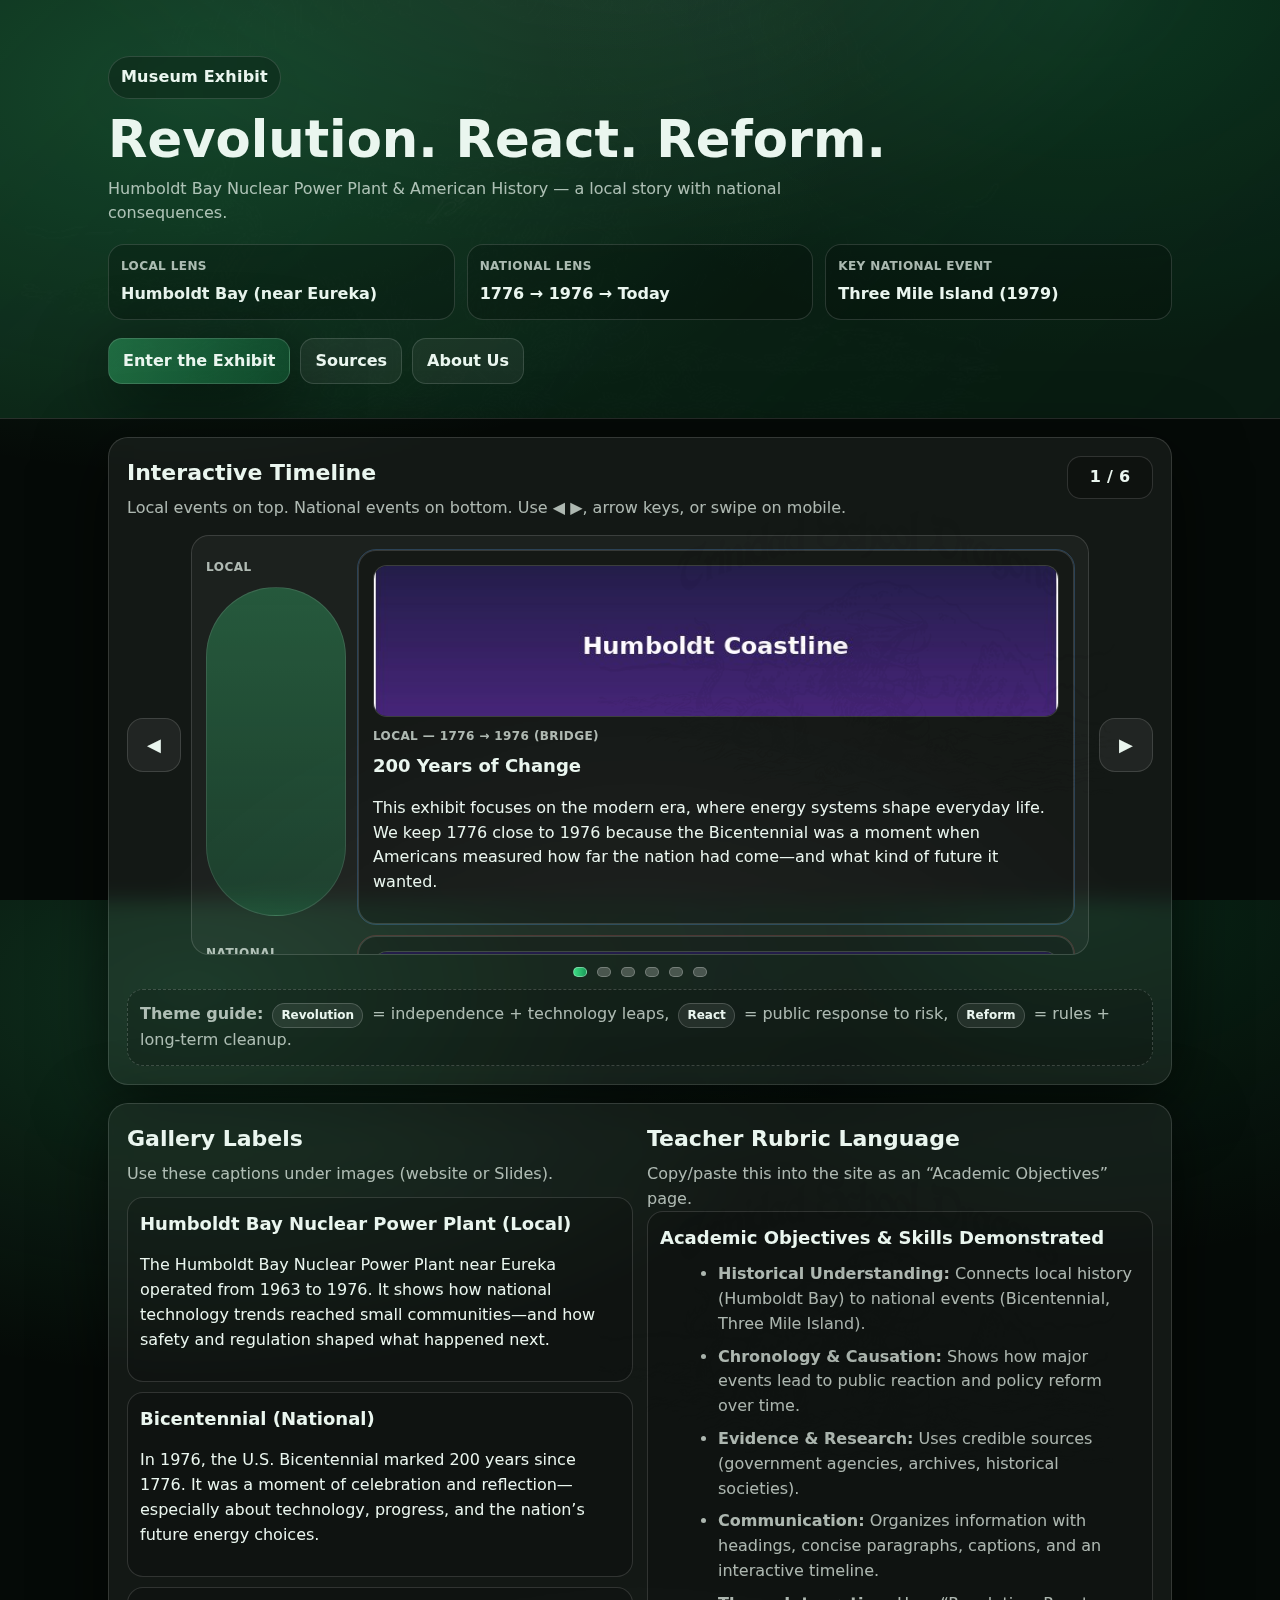
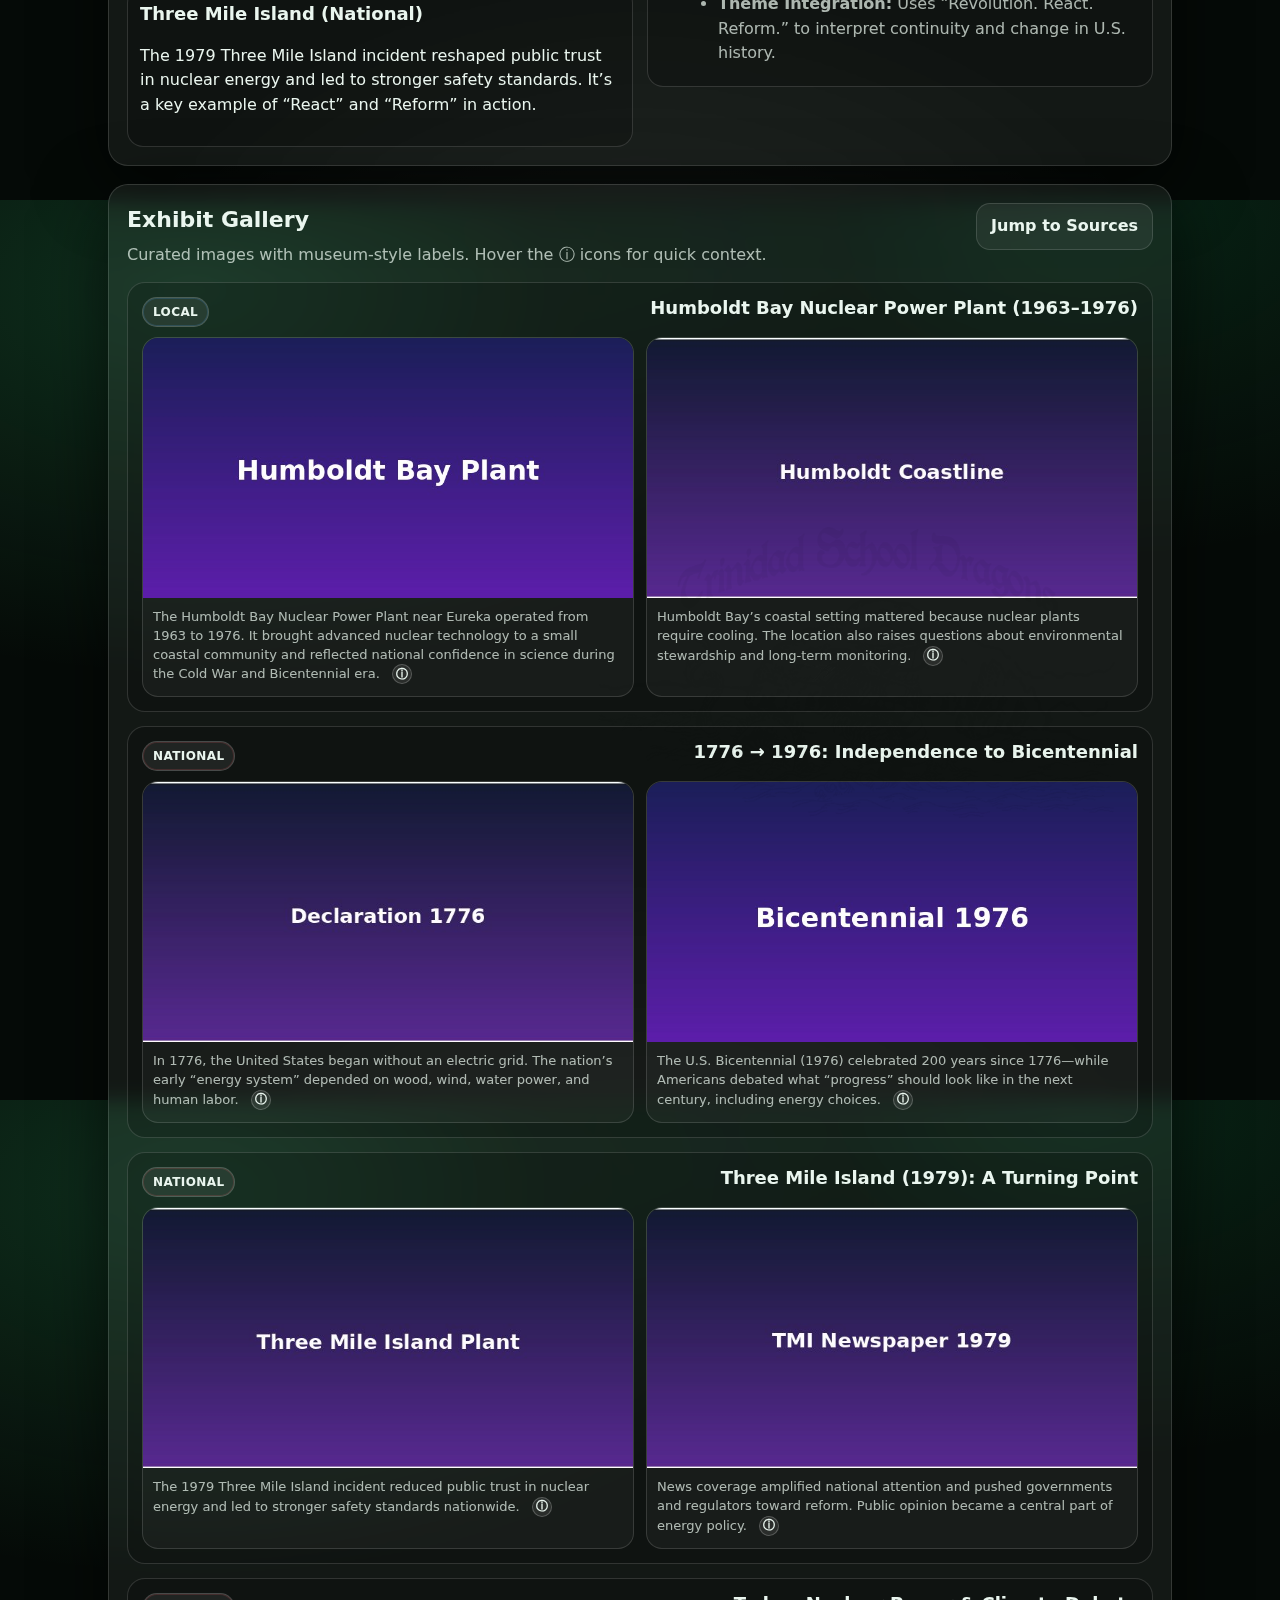
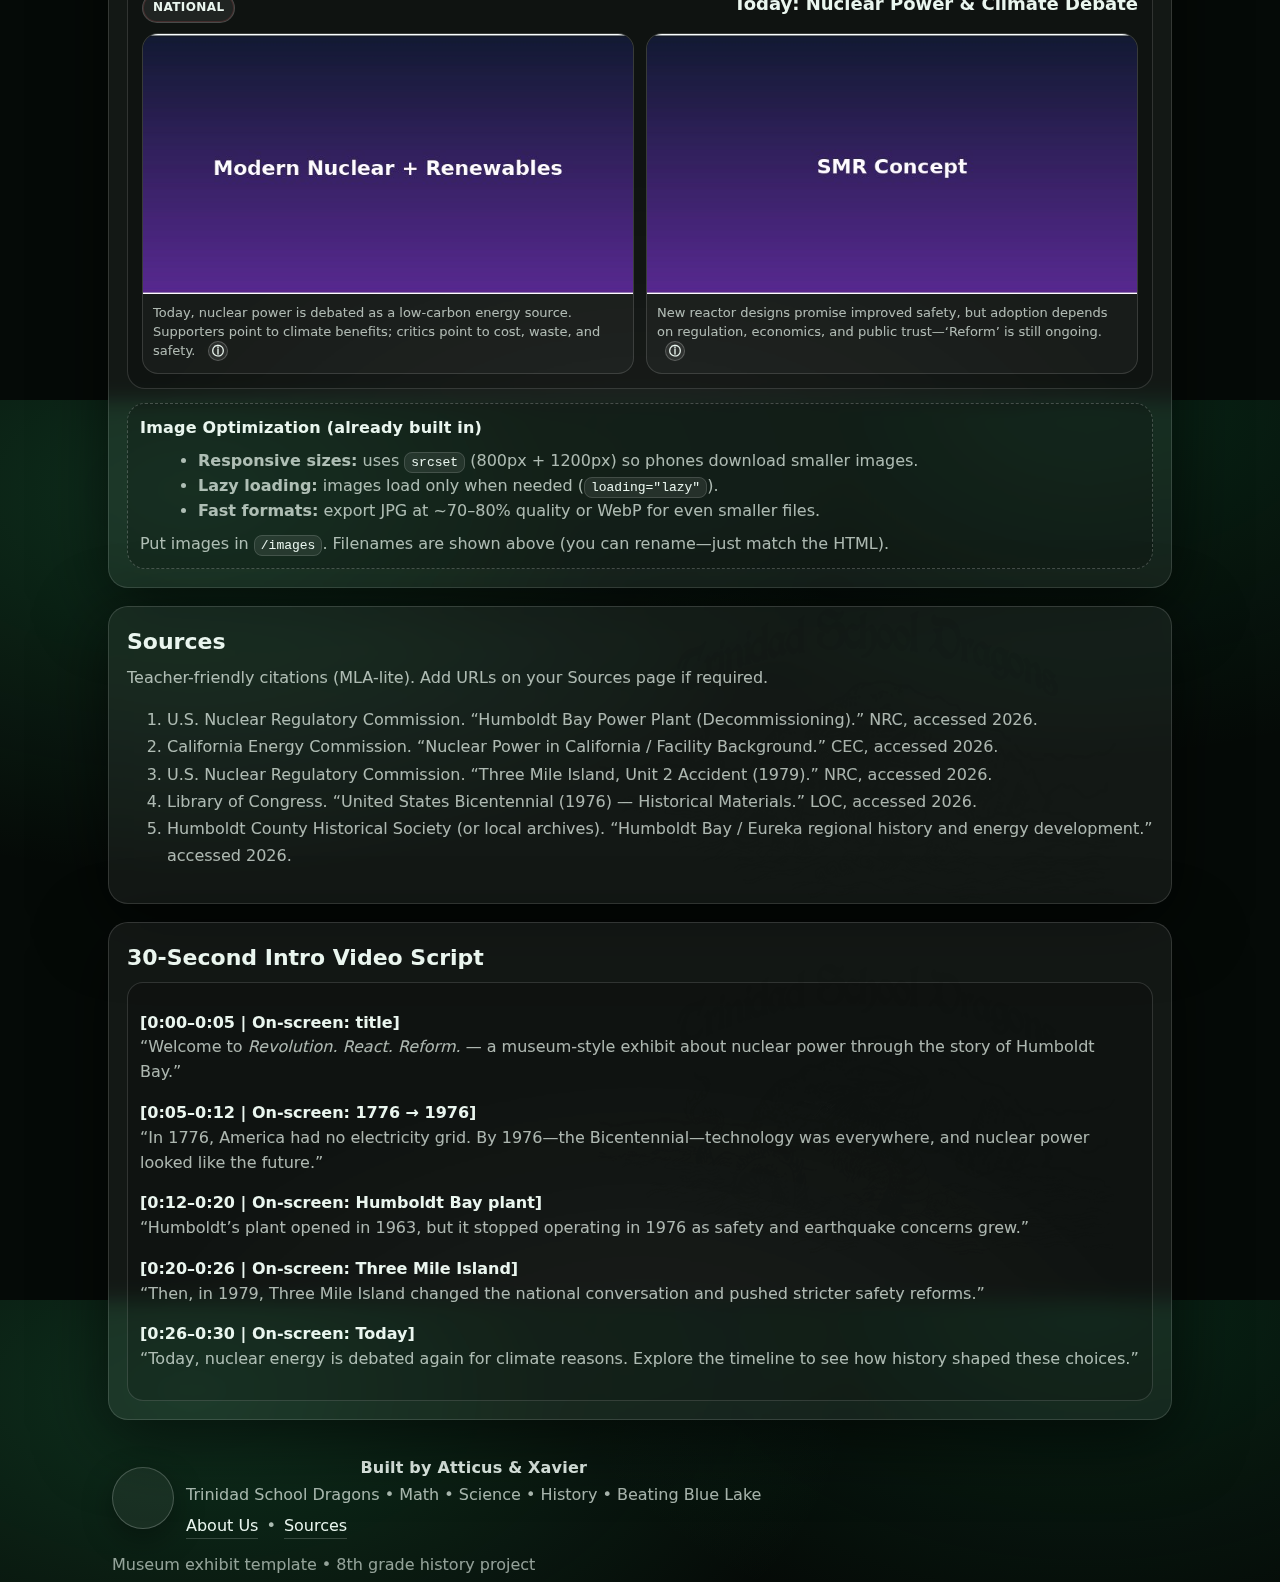
<file: index.html>
<!DOCTYPE html>
<html lang="en">
<head>
  <meta charset="UTF-8" />
  <meta name="viewport" content="width=device-width, initial-scale=1" />
  <title>Revolution. React. Reform. — Humboldt Bay & American Energy History</title>
  <meta name="description" content="A museum-style exhibit on the Humboldt Bay Nuclear Power Plant and its national context: Revolution. React. Reform." />
  <link rel="stylesheet" href="style.css" />
</head>
<body>
  <a class="skip" href="#exhibit">Skip to exhibit</a>

  <header class="hero" role="banner">
    <div class="hero-bg" aria-hidden="true"></div>
    <div class="hero-wm" aria-hidden="true"></div>
    <div class="wrap hero-content">
      <div class="badge">Museum Exhibit</div>
      <h1>Revolution. React. Reform.</h1>
      <p class="lede">
        Humboldt Bay Nuclear Power Plant & American History — a local story with national consequences.
      </p>

      <div class="hero-meta">
        <div class="meta-item">
          <div class="meta-k">Local Lens</div>
          <div class="meta-v">Humboldt Bay (near Eureka)</div>
        </div>
        <div class="meta-item">
          <div class="meta-k">National Lens</div>
          <div class="meta-v">1776 → 1976 → Today</div>
        </div>
        <div class="meta-item">
          <div class="meta-k">Key National Event</div>
          <div class="meta-v">Three Mile Island (1979)</div>
        </div>
      </div>

      <div class="cta-row">
        <a class="cta" href="#exhibit">Enter the Exhibit</a>
        <a class="cta ghost" href="#sources">Sources</a>
      
        <a class="cta ghost" href="about.html">About Us</a>
      </div>
    </div>
  </header>

  <main id="exhibit" class="wrap" role="main">
    <section class="panel">
      <div class="panel-head">
        <div>
          <h2>Interactive Timeline</h2>
          <p class="muted">
            Local events on top. National events on bottom. Use ◀ ▶, arrow keys, or swipe on mobile.
          </p>
        </div>
        <div class="panel-right">
          <div class="counter" id="counter">1 / 6</div>
        </div>
      </div>

      <div class="timeline" aria-label="Timeline slider">
        <button class="nav prev" id="prevBtn" aria-label="Previous slide">◀</button>

        <div class="stage" id="stage">
          <!-- Slides are visible text in HTML (teacher-friendly) -->
          <section class="slide active" data-title="Bridge: 1776 to 1976">
            <div class="row local">
              <div class="rail">
                <div class="rail-label">Local</div>
                <div class="rail-line"></div>
              </div>
              <div class="card">
                <figure class="slide-media">
                  <img
                    src="images/humboldt-02-1200.jpg"
                    srcset="images/humboldt-02-800.jpg 800w, images/humboldt-02-1200.jpg 1200w"
                    sizes="(max-width: 900px) 100vw, 700px"
                    loading="lazy"
                    decoding="async"
                    alt="Humboldt Bay coastline"
                  />
                </figure>
    
                <div class="kicker">LOCAL — 1776 → 1976 (Bridge)</div>
                <h3>200 Years of Change</h3>
                <p>
                  This exhibit focuses on the modern era, where energy systems shape everyday life.
                  We keep 1776 close to 1976 because the Bicentennial was a moment when Americans measured
                  how far the nation had come—and what kind of future it wanted.
                </p>
              </div>
            </div>

            <div class="row national">
              <div class="rail">
                <div class="rail-label">National</div>
                <div class="rail-line"></div>
              </div>
              <div class="card">
                <figure class="slide-media">
                  <img
                    src="images/1776-01-1200.jpg"
                    srcset="images/1776-01-800.jpg 800w, images/1776-01-1200.jpg 1200w"
                    sizes="(max-width: 900px) 100vw, 700px"
                    loading="lazy"
                    decoding="async"
                    alt="Declaration of Independence imagery"
                  />
                </figure>
    
                <div class="kicker">NATIONAL — 1776</div>
                <h3>Declaration of Independence</h3>
                <p>
                  The United States begins. There is no electrical grid yet—energy comes from wood, wind,
                  water power, and human labor.
                </p>
              </div>
            </div>
          </section>

          <section class="slide" data-title="Humboldt opens">
            <div class="row local">
              <div class="rail"><div class="rail-label">Local</div><div class="rail-line"></div></div>
              <div class="card">
                <figure class="slide-media">
                  <img
                    src="images/humboldt-01-1200.jpg"
                    srcset="images/humboldt-01-800.jpg 800w, images/humboldt-01-1200.jpg 1200w"
                    sizes="(max-width: 900px) 100vw, 700px"
                    loading="lazy"
                    decoding="async"
                    alt="Humboldt Bay Nuclear Power Plant"
                  />
                </figure>
    
                <div class="kicker">LOCAL — 1963</div>
                <h3>Humboldt Bay Plant Opens</h3>
                <p>
                  The Humboldt Bay Nuclear Power Plant begins operating near Eureka. It reflects confidence
                  in advanced technology to supply reliable electricity.
                </p>
              </div>
            </div>
            <div class="row national">
              <div class="rail"><div class="rail-label">National</div><div class="rail-line"></div></div>
              <div class="card">
                <figure class="slide-media">
                  <img
                    src="images/modern-01-1200.jpg"
                    srcset="images/modern-01-800.jpg 800w, images/modern-01-1200.jpg 1200w"
                    sizes="(max-width: 900px) 100vw, 700px"
                    loading="lazy"
                    decoding="async"
                    alt="U.S. energy infrastructure"
                  />
                </figure>
    
                <div class="kicker">NATIONAL — 1960s–1970s</div>
                <h3>Nuclear Power Boom</h3>
                <p>
                  Across the U.S., many nuclear plants are built as electricity demand rises and nuclear energy
                  is promoted as modern and powerful.
                </p>
              </div>
            </div>
          </section>

          <section class="slide" data-title="Bicentennial + closure">
            <div class="row local">
              <div class="rail"><div class="rail-label">Local</div><div class="rail-line"></div></div>
              <div class="card">
                <figure class="slide-media">
                  <img
                    src="images/humboldt-01-1200.jpg"
                    srcset="images/humboldt-01-800.jpg 800w, images/humboldt-01-1200.jpg 1200w"
                    sizes="(max-width: 900px) 100vw, 700px"
                    loading="lazy"
                    decoding="async"
                    alt="Humboldt Bay Nuclear Power Plant"
                  />
                </figure>
    
                <div class="kicker">LOCAL — 1976</div>
                <h3>Plant Stops Operating</h3>
                <p>
                  The plant shuts down during the Bicentennial era. Concerns about earthquake risk, safety
                  standards, and upgrade costs shape what happens next.
                </p>
              </div>
            </div>
            <div class="row national">
              <div class="rail"><div class="rail-label">National</div><div class="rail-line"></div></div>
              <div class="card">
                <figure class="slide-media">
                  <img
                    src="images/1976-01-1200.jpg"
                    srcset="images/1976-01-800.jpg 800w, images/1976-01-1200.jpg 1200w"
                    sizes="(max-width: 900px) 100vw, 700px"
                    loading="lazy"
                    decoding="async"
                    alt="U.S. Bicentennial imagery"
                  />
                </figure>
    
                <div class="kicker">NATIONAL — 1976</div>
                <h3>U.S. Bicentennial</h3>
                <p>
                  Americans celebrate 200 years since 1776, reflecting on progress and the choices that will
                  define the next century—energy included.
                </p>
              </div>
            </div>
          </section>

          <section class="slide" data-title="Three Mile Island">
            <div class="row local">
              <div class="rail"><div class="rail-label">Local</div><div class="rail-line"></div></div>
              <div class="card">
                <figure class="slide-media">
                  <img
                    src="images/humboldt-02-1200.jpg"
                    srcset="images/humboldt-02-800.jpg 800w, images/humboldt-02-1200.jpg 1200w"
                    sizes="(max-width: 900px) 100vw, 700px"
                    loading="lazy"
                    decoding="async"
                    alt="Humboldt Bay coastline"
                  />
                </figure>
    
                <div class="kicker">LOCAL — 1980s–1990s</div>
                <h3>Safety Review & Long Cleanup</h3>
                <p>
                  After shutdown, planning and oversight continue for dismantling, cleanup, and safe long-term
                  management—an example of how “reform” can take decades.
                </p>
              </div>
            </div>
            <div class="row national">
              <div class="rail"><div class="rail-label">National</div><div class="rail-line"></div></div>
              <div class="card">
                <figure class="slide-media">
                  <img
                    src="images/tmi-01-1200.jpg"
                    srcset="images/tmi-01-800.jpg 800w, images/tmi-01-1200.jpg 1200w"
                    sizes="(max-width: 900px) 100vw, 700px"
                    loading="lazy"
                    decoding="async"
                    alt="Three Mile Island Nuclear Generating Station"
                  />
                </figure>
    
                <div class="kicker">NATIONAL — 1979</div>
                <h3>Three Mile Island Accident</h3>
                <p>
                  A major nuclear incident in Pennsylvania changes public trust and leads to stricter safety
                  regulations nationwide.
                </p>
              </div>
            </div>
          </section>

          <section class="slide" data-title="Decommissioning era">
            <div class="row local">
              <div class="rail"><div class="rail-label">Local</div><div class="rail-line"></div></div>
              <div class="card">
                <figure class="slide-media">
                  <img
                    src="images/humboldt-01-1200.jpg"
                    srcset="images/humboldt-01-800.jpg 800w, images/humboldt-01-1200.jpg 1200w"
                    sizes="(max-width: 900px) 100vw, 700px"
                    loading="lazy"
                    decoding="async"
                    alt="Humboldt Bay plant systems"
                  />
                </figure>
    
                <div class="kicker">LOCAL — 2000s–2010s</div>
                <h3>Decommissioning Work</h3>
                <p>
                  Decommissioning is the long process of dismantling systems, reducing hazards, and securing
                  materials so the site can remain safe.
                </p>
              </div>
            </div>
            <div class="row national">
              <div class="rail"><div class="rail-label">National</div><div class="rail-line"></div></div>
              <div class="card">
                <figure class="slide-media">
                  <img
                    src="images/modern-01-1200.jpg"
                    srcset="images/modern-01-800.jpg 800w, images/modern-01-1200.jpg 1200w"
                    sizes="(max-width: 900px) 100vw, 700px"
                    loading="lazy"
                    decoding="async"
                    alt="Energy and climate context"
                  />
                </figure>
    
                <div class="kicker">NATIONAL — 2000s–2020s</div>
                <h3>Energy & Climate Debate</h3>
                <p>
                  As climate change becomes urgent, nuclear energy is debated again because it produces low
                  carbon emissions—but cost, safety, and waste remain central concerns.
                </p>
              </div>
            </div>
          </section>

          <section class="slide" data-title="Today">
            <div class="row local">
              <div class="rail"><div class="rail-label">Local</div><div class="rail-line"></div></div>
              <div class="card">
                <figure class="slide-media">
                  <img
                    src="images/humboldt-02-1200.jpg"
                    srcset="images/humboldt-02-800.jpg 800w, images/humboldt-02-1200.jpg 1200w"
                    sizes="(max-width: 900px) 100vw, 700px"
                    loading="lazy"
                    decoding="async"
                    alt="Humboldt Bay today"
                  />
                </figure>
    
                <div class="kicker">LOCAL — 2020s</div>
                <h3>Monitoring & Stewardship</h3>
                <p>
                  Even after shutdown, monitoring continues. The story becomes about stewardship—how communities
                  manage the long tail of big technology decisions.
                </p>
              </div>
            </div>
            <div class="row national">
              <div class="rail"><div class="rail-label">National</div><div class="rail-line"></div></div>
              <div class="card">
                <figure class="slide-media">
                  <img
                    src="images/modern-02-1200.jpg"
                    srcset="images/modern-02-800.jpg 800w, images/modern-02-1200.jpg 1200w"
                    sizes="(max-width: 900px) 100vw, 700px"
                    loading="lazy"
                    decoding="async"
                    alt="Small modular reactor concept illustration"
                  />
                </figure>
    
                <div class="kicker">NATIONAL — 2020s</div>
                <h3>Modern Nuclear: New Designs, Old Questions</h3>
                <p>
                  New reactor concepts promise improved safety, but the same big questions persist: cost,
                  waste, regulation, and public trust.
                </p>
              </div>
            </div>
          </section>
        </div>

        <button class="nav next" id="nextBtn" aria-label="Next slide">▶</button>
      </div>

      <div class="dots" id="dots" aria-label="Slide navigation dots"></div>

      <div class="caption">
        <strong>Theme guide:</strong>
        <span class="pill">Revolution</span> = independence + technology leaps,
        <span class="pill">React</span> = public response to risk,
        <span class="pill">Reform</span> = rules + long-term cleanup.
      </div>
    </section>

    <section class="panel two-col">
      <div>
        <h2>Gallery Labels</h2>
        <p class="muted">Use these captions under images (website or Slides).</p>

        <div class="label-card">
          <h3>Humboldt Bay Nuclear Power Plant (Local)</h3>
          <p>
            The Humboldt Bay Nuclear Power Plant near Eureka operated from 1963 to 1976.
            It shows how national technology trends reached small communities—and how safety and regulation
            shaped what happened next.
          </p>
        </div>

        <div class="label-card">
          <h3>Bicentennial (National)</h3>
          <p>
            In 1976, the U.S. Bicentennial marked 200 years since 1776. It was a moment of celebration and
            reflection—especially about technology, progress, and the nation’s future energy choices.
          </p>
        </div>

        <div class="label-card">
          <h3>Three Mile Island (National)</h3>
          <p>
            The 1979 Three Mile Island incident reshaped public trust in nuclear energy and led to stronger
            safety standards. It’s a key example of “React” and “Reform” in action.
          </p>
        </div>
      </div>

      <div>
        <h2>Teacher Rubric Language</h2>
        <p class="muted">Copy/paste this into the site as an “Academic Objectives” page.</p>

        <div class="rubric">
          <h3>Academic Objectives & Skills Demonstrated</h3>
          <ul>
            <li><strong>Historical Understanding:</strong> Connects local history (Humboldt Bay) to national events (Bicentennial, Three Mile Island).</li>
            <li><strong>Chronology & Causation:</strong> Shows how major events lead to public reaction and policy reform over time.</li>
            <li><strong>Evidence & Research:</strong> Uses credible sources (government agencies, archives, historical societies).</li>
            <li><strong>Communication:</strong> Organizes information with headings, concise paragraphs, captions, and an interactive timeline.</li>
            <li><strong>Theme Integration:</strong> Uses “Revolution. React. Reform.” to interpret continuity and change in U.S. history.</li>
          </ul>
        </div>
      </div>
    </section>

    <section class="panel" id="gallery">
      <div class="panel-head">
        <div>
          <h2>Exhibit Gallery</h2>
          <p class="muted">Curated images with museum-style labels. Hover the ⓘ icons for quick context.</p>
        </div>
        <div class="panel-right">
          <a class="cta ghost" href="#sources">Jump to Sources</a>
        </div>
      </div>

      <div class="gallery-grid">
        <article class="gallery-card">
          <div class="gallery-head">
            <div class="tag local">Local</div>
            <h3>Humboldt Bay Nuclear Power Plant (1963–1976)</h3>
          </div>

          <div class="media-row">
            <figure class="media">
              <img
                src="images/humboldt-01-1200.jpg"
                srcset="images/humboldt-01-800.jpg 800w, images/humboldt-01-1200.jpg 1200w"
                sizes="(max-width: 900px) 100vw, 520px"
                loading="lazy"
                decoding="async"
                alt="Humboldt Bay Nuclear Power Plant near Eureka, California"
              />
              <figcaption>
                The Humboldt Bay Nuclear Power Plant near Eureka operated from 1963 to 1976. It brought advanced nuclear technology to a small coastal community and reflected national confidence in science during the Cold War and Bicentennial era.
                <span class="info" data-tip="Use an official/public-domain image and credit it (NRC, Library of Congress, or Wikimedia Commons).">ⓘ</span>
              </figcaption>
            </figure>

            <figure class="media">
              <img
                src="images/humboldt-02-1200.jpg"
                srcset="images/humboldt-02-800.jpg 800w, images/humboldt-02-1200.jpg 1200w"
                sizes="(max-width: 900px) 100vw, 520px"
                loading="lazy"
                decoding="async"
                alt="Humboldt Bay coastline near the plant site"
              />
              <figcaption>
                Humboldt Bay’s coastal setting mattered because nuclear plants require cooling. The location also raises questions about environmental stewardship and long-term monitoring.
                <span class="info" data-tip="A coastline photo helps anchor the exhibit in place.">ⓘ</span>
              </figcaption>
            </figure>
          </div>
        </article>

        <article class="gallery-card">
          <div class="gallery-head">
            <div class="tag national">National</div>
            <h3>1776 → 1976: Independence to Bicentennial</h3>
          </div>

          <div class="media-row">
            <figure class="media">
              <img
                src="images/1776-01-1200.jpg"
                srcset="images/1776-01-800.jpg 800w, images/1776-01-1200.jpg 1200w"
                sizes="(max-width: 900px) 100vw, 520px"
                loading="lazy"
                decoding="async"
                alt="Artwork depicting the signing of the Declaration of Independence"
              />
              <figcaption>
                In 1776, the United States began without an electric grid. The nation’s early “energy system” depended on wood, wind, water power, and human labor.
                <span class="info" data-tip="A public-domain historic painting works well here.">ⓘ</span>
              </figcaption>
            </figure>

            <figure class="media">
              <img
                src="images/1976-01-1200.jpg"
                srcset="images/1976-01-800.jpg 800w, images/1976-01-1200.jpg 1200w"
                sizes="(max-width: 900px) 100vw, 520px"
                loading="lazy"
                decoding="async"
                alt="U.S. Bicentennial celebration in 1976"
              />
              <figcaption>
                The U.S. Bicentennial (1976) celebrated 200 years since 1776—while Americans debated what “progress” should look like in the next century, including energy choices.
                <span class="info" data-tip="Library of Congress Bicentennial images are ideal with attribution.">ⓘ</span>
              </figcaption>
            </figure>
          </div>
        </article>

        <article class="gallery-card">
          <div class="gallery-head">
            <div class="tag national">National</div>
            <h3>Three Mile Island (1979): A Turning Point</h3>
          </div>

          <div class="media-row">
            <figure class="media">
              <img
                src="images/tmi-01-1200.jpg"
                srcset="images/tmi-01-800.jpg 800w, images/tmi-01-1200.jpg 1200w"
                sizes="(max-width: 900px) 100vw, 520px"
                loading="lazy"
                decoding="async"
                alt="Three Mile Island nuclear plant in Pennsylvania"
              />
              <figcaption>
                The 1979 Three Mile Island incident reduced public trust in nuclear energy and led to stronger safety standards nationwide.
                <span class="info" data-tip="This is the ‘React’ moment: public concern reshapes policy.">ⓘ</span>
              </figcaption>
            </figure>

            <figure class="media">
              <img
                src="images/tmi-02-1200.jpg"
                srcset="images/tmi-02-800.jpg 800w, images/tmi-02-1200.jpg 1200w"
                sizes="(max-width: 900px) 100vw, 520px"
                loading="lazy"
                decoding="async"
                alt="Historic newspaper coverage of Three Mile Island in 1979"
              />
              <figcaption>
                News coverage amplified national attention and pushed governments and regulators toward reform. Public opinion became a central part of energy policy.
                <span class="info" data-tip="Use an archive/public-domain image and include credit.">ⓘ</span>
              </figcaption>
            </figure>
          </div>
        </article>

        <article class="gallery-card">
          <div class="gallery-head">
            <div class="tag national">National</div>
            <h3>Today: Nuclear Power & Climate Debate</h3>
          </div>

          <div class="media-row">
            <figure class="media">
              <img
                src="images/modern-01-1200.jpg"
                srcset="images/modern-01-800.jpg 800w, images/modern-01-1200.jpg 1200w"
                sizes="(max-width: 900px) 100vw, 520px"
                loading="lazy"
                decoding="async"
                alt="Modern energy landscape: nuclear and renewables"
              />
              <figcaption>
                Today, nuclear power is debated as a low-carbon energy source. Supporters point to climate benefits; critics point to cost, waste, and safety.
                <span class="info" data-tip="A nuclear + renewables image makes the modern context clear.">ⓘ</span>
              </figcaption>
            </figure>

            <figure class="media">
              <img
                src="images/modern-02-1200.jpg"
                srcset="images/modern-02-800.jpg 800w, images/modern-02-1200.jpg 1200w"
                sizes="(max-width: 900px) 100vw, 520px"
                loading="lazy"
                decoding="async"
                alt="Concept illustration of a small modular reactor"
              />
              <figcaption>
                New reactor designs promise improved safety, but adoption depends on regulation, economics, and public trust—‘Reform’ is still ongoing.
                <span class="info" data-tip="If you use a concept illustration, label it clearly and cite the source.">ⓘ</span>
              </figcaption>
            </figure>
          </div>
        </article>
      </div>

      <div class="callout">
        <div class="callout-title">Image Optimization (already built in)</div>
        <ul>
          <li><strong>Responsive sizes:</strong> uses <code>srcset</code> (800px + 1200px) so phones download smaller images.</li>
          <li><strong>Lazy loading:</strong> images load only when needed (<code>loading="lazy"</code>).</li>
          <li><strong>Fast formats:</strong> export JPG at ~70–80% quality or WebP for even smaller files.</li>
        </ul>
        <p class="muted">Put images in <code>/images</code>. Filenames are shown above (you can rename—just match the HTML).</p>
      </div>
    </section>

    <section id="sources" class="panel">
      <h2>Sources</h2>
      <p class="muted">Teacher-friendly citations (MLA-lite). Add URLs on your Sources page if required.</p>
      <ol class="sources">
        <li>U.S. Nuclear Regulatory Commission. “Humboldt Bay Power Plant (Decommissioning).” NRC, accessed 2026.</li>
        <li>California Energy Commission. “Nuclear Power in California / Facility Background.” CEC, accessed 2026.</li>
        <li>U.S. Nuclear Regulatory Commission. “Three Mile Island, Unit 2 Accident (1979).” NRC, accessed 2026.</li>
        <li>Library of Congress. “United States Bicentennial (1976) — Historical Materials.” LOC, accessed 2026.</li>
        <li>Humboldt County Historical Society (or local archives). “Humboldt Bay / Eureka regional history and energy development.” accessed 2026.</li>
      </ol>
    </section>

    <section class="panel">
      <h2>30-Second Intro Video Script</h2>
      <div class="script">
        <p><strong>[0:00–0:05 | On-screen: title]</strong><br>
        “Welcome to <em>Revolution. React. Reform.</em> — a museum-style exhibit about nuclear power through the story of Humboldt Bay.”</p>

        <p><strong>[0:05–0:12 | On-screen: 1776 → 1976]</strong><br>
        “In 1776, America had no electricity grid. By 1976—the Bicentennial—technology was everywhere, and nuclear power looked like the future.”</p>

        <p><strong>[0:12–0:20 | On-screen: Humboldt Bay plant]</strong><br>
        “Humboldt’s plant opened in 1963, but it stopped operating in 1976 as safety and earthquake concerns grew.”</p>

        <p><strong>[0:20–0:26 | On-screen: Three Mile Island]</strong><br>
        “Then, in 1979, Three Mile Island changed the national conversation and pushed stricter safety reforms.”</p>

        <p><strong>[0:26–0:30 | On-screen: Today]</strong><br>
        “Today, nuclear energy is debated again for climate reasons. Explore the timeline to see how history shaped these choices.”</p>
      </div>
    </section>

        <footer class="footer">
      <div class="footer-grid">
        <div class="footer-left">
          <figure class="atom-avatar">
            <img src="images/atom-placeholder-600.jpg" alt="Atomic photo placeholder" loading="lazy" decoding="async">
          </figure>
          <div class="footer-text">
            <div class="footer-title">Built by Atticus & Xavier</div>
            <div class="muted">Trinidad School Dragons • Math • Science • History • Beating Blue Lake</div>
            <div class="footer-links">
              <a class="footer-link" href="about.html">About Us</a>
              <span class="muted">•</span>
              <a class="footer-link" href="#sources">Sources</a>
            </div>
          </div>
        </div>
        <div class="footer-right muted">Museum exhibit template • 8th grade history project</div>
      </div>
    </footer>
    
  </main>

  <script src="script.js"></script>
</body>
</html>
</file>
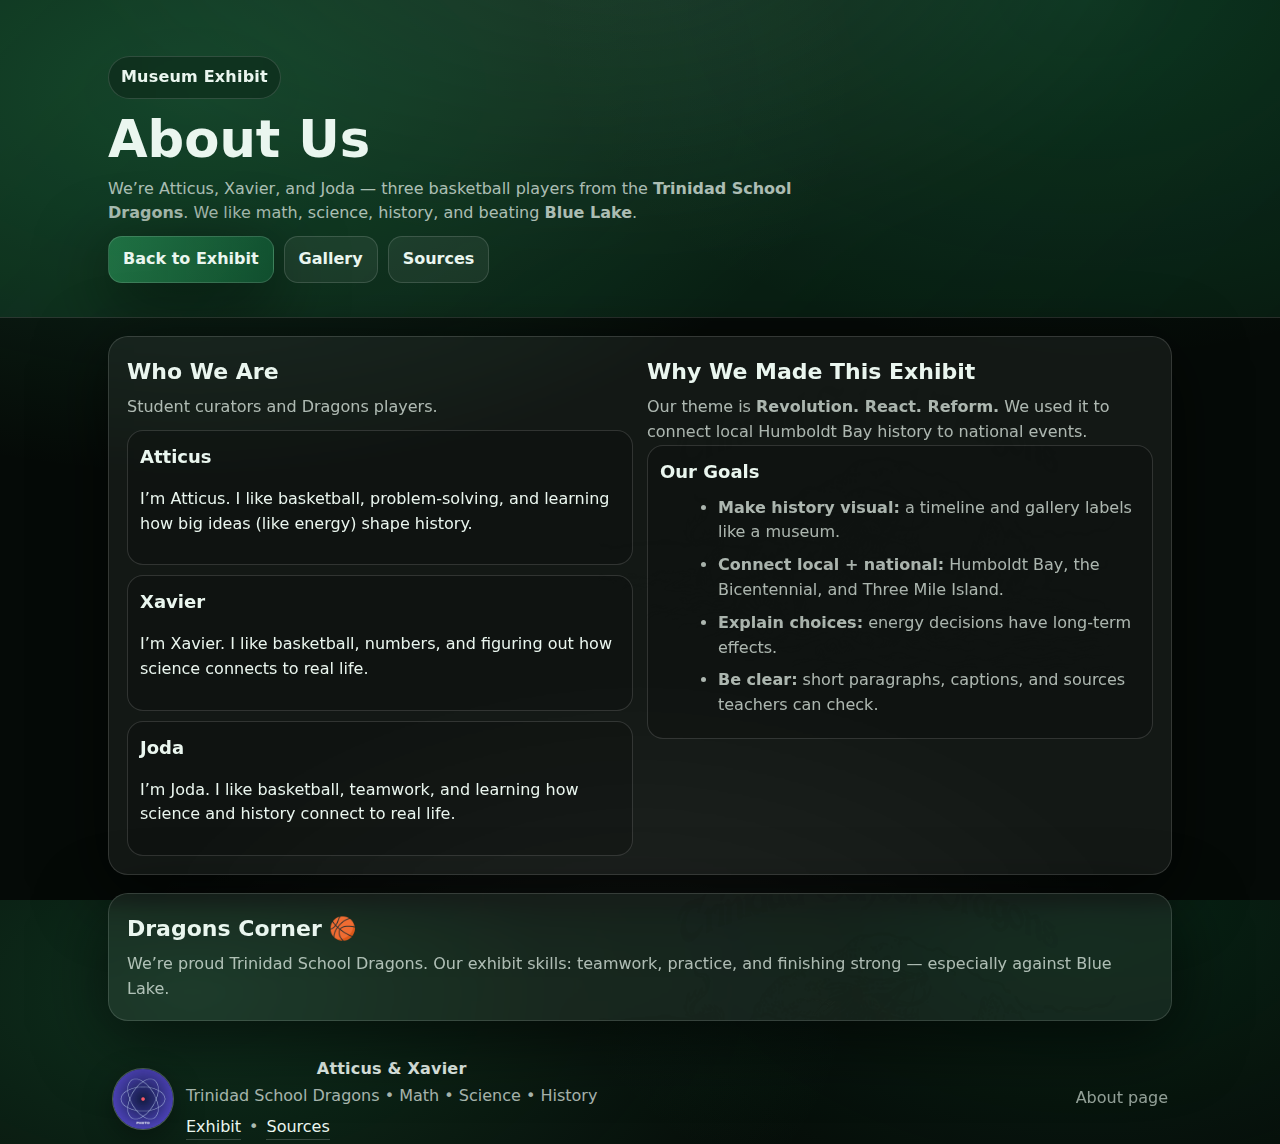
<file: about.html>
<!DOCTYPE html>
<html lang="en">
<head>
  <meta charset="UTF-8" />
  <meta name="viewport" content="width=device-width, initial-scale=1" />
  <title>About Us — Atticus & Xavier</title>
  <meta name="description" content="About Atticus and Xavier — Trinidad School Dragons." />
  <link rel="stylesheet" href="style.css" />
</head>
<body>
  <a class="skip" href="#main">Skip to content</a>

  <header class="hero" role="banner">
    <div class="hero-bg" aria-hidden="true"></div>
    <div class="wrap hero-content">
      <div class="badge">Museum Exhibit</div>
      <h1>About Us</h1>
      <p class="lede">
        We’re Atticus, Xavier, and Joda — three basketball players from the <strong>Trinidad School Dragons</strong>.
        We like math, science, history, and beating <strong>Blue Lake</strong>.
      </p>

      <div class="cta-row">
        <a class="cta" href="index.html">Back to Exhibit</a>
        <a class="cta ghost" href="index.html#gallery">Gallery</a>
        <a class="cta ghost" href="index.html#sources">Sources</a>
      </div>
    </div>
  </header>

  <main id="main" class="wrap" role="main">
    <section class="panel two-col">
      <div>
        <h2>Who We Are</h2>
        <p class="muted">Student curators and Dragons players.</p>

        <div class="label-card">
          <h3>Atticus</h3>
          <p>
            I’m Atticus. I like basketball, problem-solving, and learning how big ideas (like energy) shape history.
          </p>
        </div>

        <div class="label-card">
          <h3>Xavier</h3>
          <p>
            I’m Xavier. I like basketball, numbers, and figuring out how science connects to real life.
          </p>
        </div>

        <div class="label-card">
          <h3>Joda</h3>
          <p>
            I’m Joda. I like basketball, teamwork, and learning how science and history connect to real life.
          </p>
        </div>
      </div>

      <div>
        <h2>Why We Made This Exhibit</h2>
        <p class="muted">
          Our theme is <strong>Revolution. React. Reform.</strong> We used it to connect local Humboldt Bay history to national events.
        </p>

        <div class="rubric">
          <h3>Our Goals</h3>
          <ul>
            <li><strong>Make history visual:</strong> a timeline and gallery labels like a museum.</li>
            <li><strong>Connect local + national:</strong> Humboldt Bay, the Bicentennial, and Three Mile Island.</li>
            <li><strong>Explain choices:</strong> energy decisions have long-term effects.</li>
            <li><strong>Be clear:</strong> short paragraphs, captions, and sources teachers can check.</li>
          </ul>
        </div>
      </div>
    </section>

    <section class="panel">
      <h2>Dragons Corner 🏀</h2>
      <p class="muted">
        We’re proud Trinidad School Dragons. Our exhibit skills: teamwork, practice, and finishing strong — especially against Blue Lake.
      </p>
    </section>

    <footer class="footer">
      <div class="footer-grid">
        <div class="footer-left">
          <figure class="atom-avatar">
            <img src="images/atom-placeholder-600.jpg" alt="Atomic photo placeholder" loading="lazy" decoding="async">
          </figure>
          <div class="footer-text">
            <div class="footer-title">Atticus & Xavier</div>
            <div class="muted">Trinidad School Dragons • Math • Science • History</div>
            <div class="footer-links">
              <a class="footer-link" href="index.html">Exhibit</a>
              <span class="muted">•</span>
              <a class="footer-link" href="index.html#sources">Sources</a>
            </div>
          </div>
        </div>
        <div class="footer-right muted">About page</div>
      </div>
    </footer>
  </main>
</body>
</html>
</file>
<file: style.css>
/* Museum-style exhibit aesthetic (no external fonts needed) */
:root{
  --bg:#050a07;
  --ink:#eaf6ef;
  --muted:rgba(234,246,239,.72);
  --panel:rgba(255,255,255,.06);
  --panel2:rgba(255,255,255,.04);
  --line:rgba(255,255,255,.14);
  --shadow: 0 18px 70px rgba(0,0,0,.60);
  --radius: 20px;
  --accentA:#3ddc84; /* forest mint */
  --accentB:#1b9c5a; /* deep green */
  --accentC:#0b3d2a; /* dark forest */
}

*{box-sizing:border-box}
html,body{height:100%}
body{
  margin:0;
  color:var(--ink);
  background:
    radial-gradient(1200px 700px at 15% 10%, rgba(61,220,132,.18), transparent 55%),
    radial-gradient(1000px 650px at 85% 0%, rgba(27,156,90,.18), transparent 55%),
    radial-gradient(900px 600px at 50% 115%, rgba(255,255,255,.06), transparent 60%),
    var(--bg);
  font-family: ui-sans-serif, system-ui, -apple-system, Segoe UI, Roboto, Helvetica, Arial, "Apple Color Emoji", "Segoe UI Emoji";
  line-height:1.55;
}

.wrap{max-width:1100px;margin:0 auto;padding:0 18px}
.skip{position:absolute;left:-9999px;top:auto;width:1px;height:1px;overflow:hidden}
.skip:focus{left:18px;top:18px;width:auto;height:auto;padding:10px 12px;background:#111;border:1px solid var(--line);border-radius:12px;z-index:999}

.hero{
  position:relative;
  padding: 56px 0 34px;
  overflow:hidden;
  border-bottom:1px solid var(--line);
}
.hero-bg{
  position:absolute; inset:-60px;
  background:
    linear-gradient(135deg, rgba(61,220,132,.16), rgba(27,156,90,.12)),
    radial-gradient(900px 520px at 50% 0%, rgba(255,255,255,.08), transparent 60%);
  filter: blur(18px);
  transform: scale(1.05);
  opacity:.9;
}
.hero-content{position:relative}
.badge{
  display:inline-flex;
  align-items:center;
  gap:10px;
  padding:8px 12px;
  border:1px solid var(--line);
  border-radius:999px;
  background:rgba(0,0,0,.25);
  backdrop-filter: blur(8px);
  font-weight:800;
  letter-spacing:.2px;
}
h1{margin:14px 0 10px; font-size: clamp(30px, 4vw, 54px); line-height:1.05}
.lede{margin:0; max-width: 70ch; color:var(--muted); font-size: 16px}

.hero-meta{
  display:grid;
  grid-template-columns: repeat(3, minmax(0,1fr));
  gap: 12px;
  margin: 18px 0 18px;
}
.meta-item{
  border:1px solid var(--line);
  background: rgba(0,0,0,.22);
  border-radius: 16px;
  padding: 12px 12px;
}
.meta-k{color:var(--muted); font-size:12px; font-weight:800; text-transform:uppercase; letter-spacing:.4px}
.meta-v{margin-top:6px; font-weight:800}

.cta-row{display:flex; gap:10px; margin-top:10px; flex-wrap:wrap}
.cta{
  display:inline-flex;
  align-items:center;
  justify-content:center;
  padding:10px 14px;
  border-radius: 14px;
  border:1px solid var(--line);
  background: linear-gradient(90deg, rgba(61,220,132,.35), rgba(27,156,90,.28));
  color:var(--ink);
  text-decoration:none;
  font-weight:900;
  box-shadow: var(--shadow);
}
.cta.ghost{
  background: rgba(255,255,255,.06);
  box-shadow:none;
}
.cta:hover{transform: translateY(-1px)}

.panel{
  margin: 18px 0;
  padding: 18px;
  border-radius: var(--radius);
  border: 1px solid var(--line);
  background: var(--panel);
  backdrop-filter: blur(10px);
  box-shadow: var(--shadow);
}
.panel-head{
  display:flex;
  align-items:flex-start;
  justify-content:space-between;
  gap: 10px;
  margin-bottom: 14px;
}
.panel-right{display:flex; align-items:center; gap:10px}
.counter{
  border:1px solid var(--line);
  background: rgba(0,0,0,.25);
  padding: 8px 10px;
  border-radius: 14px;
  font-weight: 900;
  letter-spacing:.3px;
  min-width: 86px;
  text-align:center;
}
h2{margin:0 0 6px; font-size: 22px}
h3{margin:0 0 6px; font-size: 18px}
.muted{color:var(--muted); margin:0}

.timeline{
  display:grid;
  grid-template-columns: 54px 1fr 54px;
  gap: 10px;
  align-items: center;
}

.nav{
  width:54px;height:54px;
  border-radius: 16px;
  border: 1px solid var(--line);
  background: rgba(255,255,255,.06);
  color: var(--ink);
  font-size: 18px;
  cursor:pointer;
}
.nav:hover{background: rgba(255,255,255,.10); transform: translateY(-1px)}

.stage{
  position:relative;
  min-height: 420px;
  border-radius: 18px;
  border: 1px solid var(--line);
  background: var(--panel2);
  overflow:hidden;
}

.slide{
  position:absolute;
  inset:0;
  padding: 14px;
  display:flex;
  flex-direction:column;
  gap: 12px;

  opacity: 0;
  transform: translateX(24px);
  pointer-events:none;
}
.slide.active{
  opacity: 1;
  transform: translateX(0);
  pointer-events:auto;
}
/* animated transitions */
.slide.animating{
  transition: opacity 420ms ease, transform 420ms ease;
}

.row{
  display:grid;
  grid-template-columns: 140px 1fr;
  gap: 12px;
  align-items: stretch;
}
.rail{
  display:flex;
  flex-direction:column;
  gap:10px;
  padding: 8px 0;
}
.rail-label{
  font-size: 12px;
  font-weight: 900;
  text-transform: uppercase;
  letter-spacing: .5px;
  color: var(--muted);
}
.rail-line{
  flex:1;
  border-radius: 999px;
  border:1px solid var(--line);
  background:
    linear-gradient(180deg, rgba(89,167,255,.35), rgba(255,91,107,.30));
  opacity:.8;
}

.card{
  border:1px solid var(--line);
  border-radius: 18px;
  background: rgba(0,0,0,.22);
  padding: 14px 14px 12px;
}
.kicker{
  font-size: 12px;
  font-weight: 900;
  letter-spacing: .4px;
  text-transform: uppercase;
  color: var(--muted);
  margin-bottom: 6px;
}
.local .card{outline: 1px solid rgba(89,167,255,.25)}
.national .card{outline: 1px solid rgba(255,91,107,.20)}

.dots{
  margin-top: 12px;
  display:flex;
  justify-content:center;
  gap: 10px;
  flex-wrap: wrap;
}
.dot{
  width: 10px; height: 10px;
  border-radius: 999px;
  border: 1px solid rgba(255,255,255,.25);
  background: rgba(255,255,255,.22);
  cursor:pointer;
}
.dot.active{
  background: linear-gradient(90deg, rgba(89,167,255,1), rgba(255,91,107,1));
  border-color: rgba(255,255,255,.35);
}

.caption{
  margin-top: 12px;
  border:1px dashed rgba(255,255,255,.18);
  border-radius: 16px;
  padding: 12px;
  color: var(--muted);
  background: rgba(0,0,0,.18);
}
.pill{
  display:inline-flex;
  padding: 2px 8px;
  border-radius: 999px;
  border:1px solid rgba(255,255,255,.18);
  background: rgba(255,255,255,.08);
  color: var(--ink);
  font-weight: 900;
  font-size: 12px;
  margin: 0 4px;
}

.two-col{
  display:grid;
  grid-template-columns: 1fr 1fr;
  gap: 14px;
}
.label-card{
  border:1px solid var(--line);
  border-radius: 16px;
  padding: 12px;
  background: rgba(0,0,0,.18);
  margin-top: 10px;
}
.rubric{
  border:1px solid var(--line);
  border-radius: 16px;
  padding: 12px;
  background: rgba(0,0,0,.18);
}
.rubric ul{margin:10px 0 0 18px; color: var(--muted)}
.rubric li{margin:8px 0}

.sources{color:var(--muted); line-height:1.7}
.script{
  border:1px solid var(--line);
  background: rgba(0,0,0,.18);
  border-radius: 16px;
  padding: 12px;
  color: var(--muted);
}
.script strong{color: var(--ink)}

.footer{
  padding: 10px 2px 2px;
  text-align:center;
}

@media (max-width: 900px){
  .hero-meta{grid-template-columns: 1fr}
  .two-col{grid-template-columns: 1fr}
  .row{grid-template-columns: 1fr}
  .timeline{grid-template-columns: 54px 1fr 54px}
  .stage{min-height: 520px}
}



/* --- Exhibit Gallery --- */
.gallery-grid{display:flex;flex-direction:column;gap:14px}
.gallery-card{border:1px solid var(--line);border-radius:18px;background:rgba(0,0,0,.18);padding:14px}
.gallery-head{display:flex;align-items:flex-start;justify-content:space-between;gap:10px;margin-bottom:10px}
.gallery-head h3{margin:0;line-height:1.25}
.tag{display:inline-flex;align-items:center;justify-content:center;padding:6px 10px;border-radius:999px;border:1px solid rgba(255,255,255,.18);background:rgba(255,255,255,.07);font-weight:900;font-size:12px;letter-spacing:.4px;text-transform:uppercase;height:30px;white-space:nowrap}
.tag.local{box-shadow:0 0 0 1px rgba(89,167,255,.18) inset}
.tag.national{box-shadow:0 0 0 1px rgba(255,91,107,.16) inset}
.media-row{display:grid;grid-template-columns:1fr 1fr;gap:12px}
.media{margin:0;border:1px solid var(--line);border-radius:16px;overflow:hidden;background:rgba(255,255,255,.04)}
.media img{width:100%;height:260px;object-fit:cover;display:block}
.media figcaption{padding:10px 10px 12px;color:var(--muted);font-size:13px;line-height:1.45;position:relative}
.info{display:inline-flex;align-items:center;justify-content:center;width:20px;height:20px;margin-left:8px;border-radius:999px;border:1px solid rgba(255,255,255,.22);background:rgba(255,255,255,.08);color:var(--ink);font-weight:900;font-size:12px;cursor:help;vertical-align:middle;position:relative}
.info::after{content:attr(data-tip);position:absolute;left:50%;bottom:30px;width:min(320px,80vw);padding:10px;border-radius:14px;border:1px solid var(--line);background:rgba(0,0,0,.85);color:var(--ink);box-shadow:var(--shadow);opacity:0;pointer-events:none;transition:opacity 160ms ease,transform 160ms ease;transform:translateX(-50%) translateY(6px);z-index:5}
.info::before{content:"";position:absolute;left:50%;bottom:24px;width:10px;height:10px;background:rgba(0,0,0,.85);border-left:1px solid var(--line);border-top:1px solid var(--line);transform:translateX(-50%) rotate(45deg);opacity:0;transition:opacity 160ms ease;z-index:6}
.info:hover::after,.info:focus::after{opacity:1;transform:translateX(-50%) translateY(0)}
.info:hover::before,.info:focus::before{opacity:1}
.callout{margin-top:14px;border-radius:18px;border:1px dashed rgba(255,255,255,.22);background:rgba(0,0,0,.20);padding:12px}
.callout-title{font-weight:900;letter-spacing:.2px;margin-bottom:6px}
.callout ul{margin:8px 0 8px 18px;color:var(--muted)}
.callout code{color:var(--ink);background:rgba(255,255,255,.08);padding:2px 6px;border-radius:8px;border:1px solid rgba(255,255,255,.14)}
@media (max-width:900px){.media-row{grid-template-columns:1fr}.media img{height:220px}}



/* --- Timeline slide media --- */
.slide-media{
  margin: 0 0 10px 0;
  border-radius: 14px;
  overflow: hidden;
  border: 1px solid rgba(255,255,255,.14);
  background: rgba(255,255,255,.03);
}
.slide-media img{
  width: 100%;
  height: 150px;
  object-fit: cover;
  display: block;
}
@media (max-width:900px){
  .slide-media img{ height: 170px; }
}



/* --- Footer with circular atomic photo placeholder --- */
.footer{margin-top: 18px}
.footer-grid{display:flex;align-items:center;justify-content:space-between;gap:14px;padding:8px 2px 2px;flex-wrap:wrap}
.footer-left{display:flex;align-items:center;gap:12px}
.atom-avatar{width:62px;height:62px;margin:0;border-radius:999px;overflow:hidden;border:1px solid rgba(255,255,255,.22);background:rgba(255,255,255,.06);box-shadow:0 10px 30px rgba(0,0,0,.35);flex:0 0 auto}
.atom-avatar img{width:100%;height:100%;object-fit:cover;display:block}
.footer-title{font-weight:900;letter-spacing:.2px;margin-bottom:2px}
.footer-links{margin-top:6px;display:flex;gap:8px;align-items:center;flex-wrap:wrap}
.footer-link{color:var(--ink);text-decoration:none;border-bottom:1px solid rgba(255,255,255,.18)}
.footer-link:hover{border-bottom-color:rgba(255,255,255,.45)}
.footer-right{opacity:.85}



/* --- Trinidad Dragons watermark (homepage) --- */
.hero-wm{
  position:absolute;
  inset:-40px -40px -40px -40px;
  background-image: url("images/trinidad-dragon-watermark-1400.png");
  background-repeat: no-repeat;
  background-position: 16% 58%;
  background-size: min(980px, 92vw);
  opacity: .08;
  filter: saturate(.6) contrast(1.1) brightness(.9);
  pointer-events:none;
  mix-blend-mode: screen;
}

/* A very subtle watermark across the exhibit panels */
.panel::after{
  content:"";
  position:absolute;
  inset:0;
  background-image: url("images/trinidad-dragon-watermark-1400.png");
  background-repeat:no-repeat;
  background-position: 90% 20%;
  background-size: 520px;
  opacity: .035;
  filter: saturate(.5) contrast(1.1);
  pointer-events:none;
}

.panel{
  position: relative; /* required for ::after */
  overflow: hidden;
}

/* Make rails and accents greener */
.rail-line{
  background: linear-gradient(180deg, rgba(61,220,132,.38), rgba(27,156,90,.30));
}
.dot.active{
  background: linear-gradient(90deg, rgba(61,220,132,1), rgba(27,156,90,1));
}
.top .year{ color: var(--accentA); }
.bottom .year{ color: var(--accentB); }
</file>
